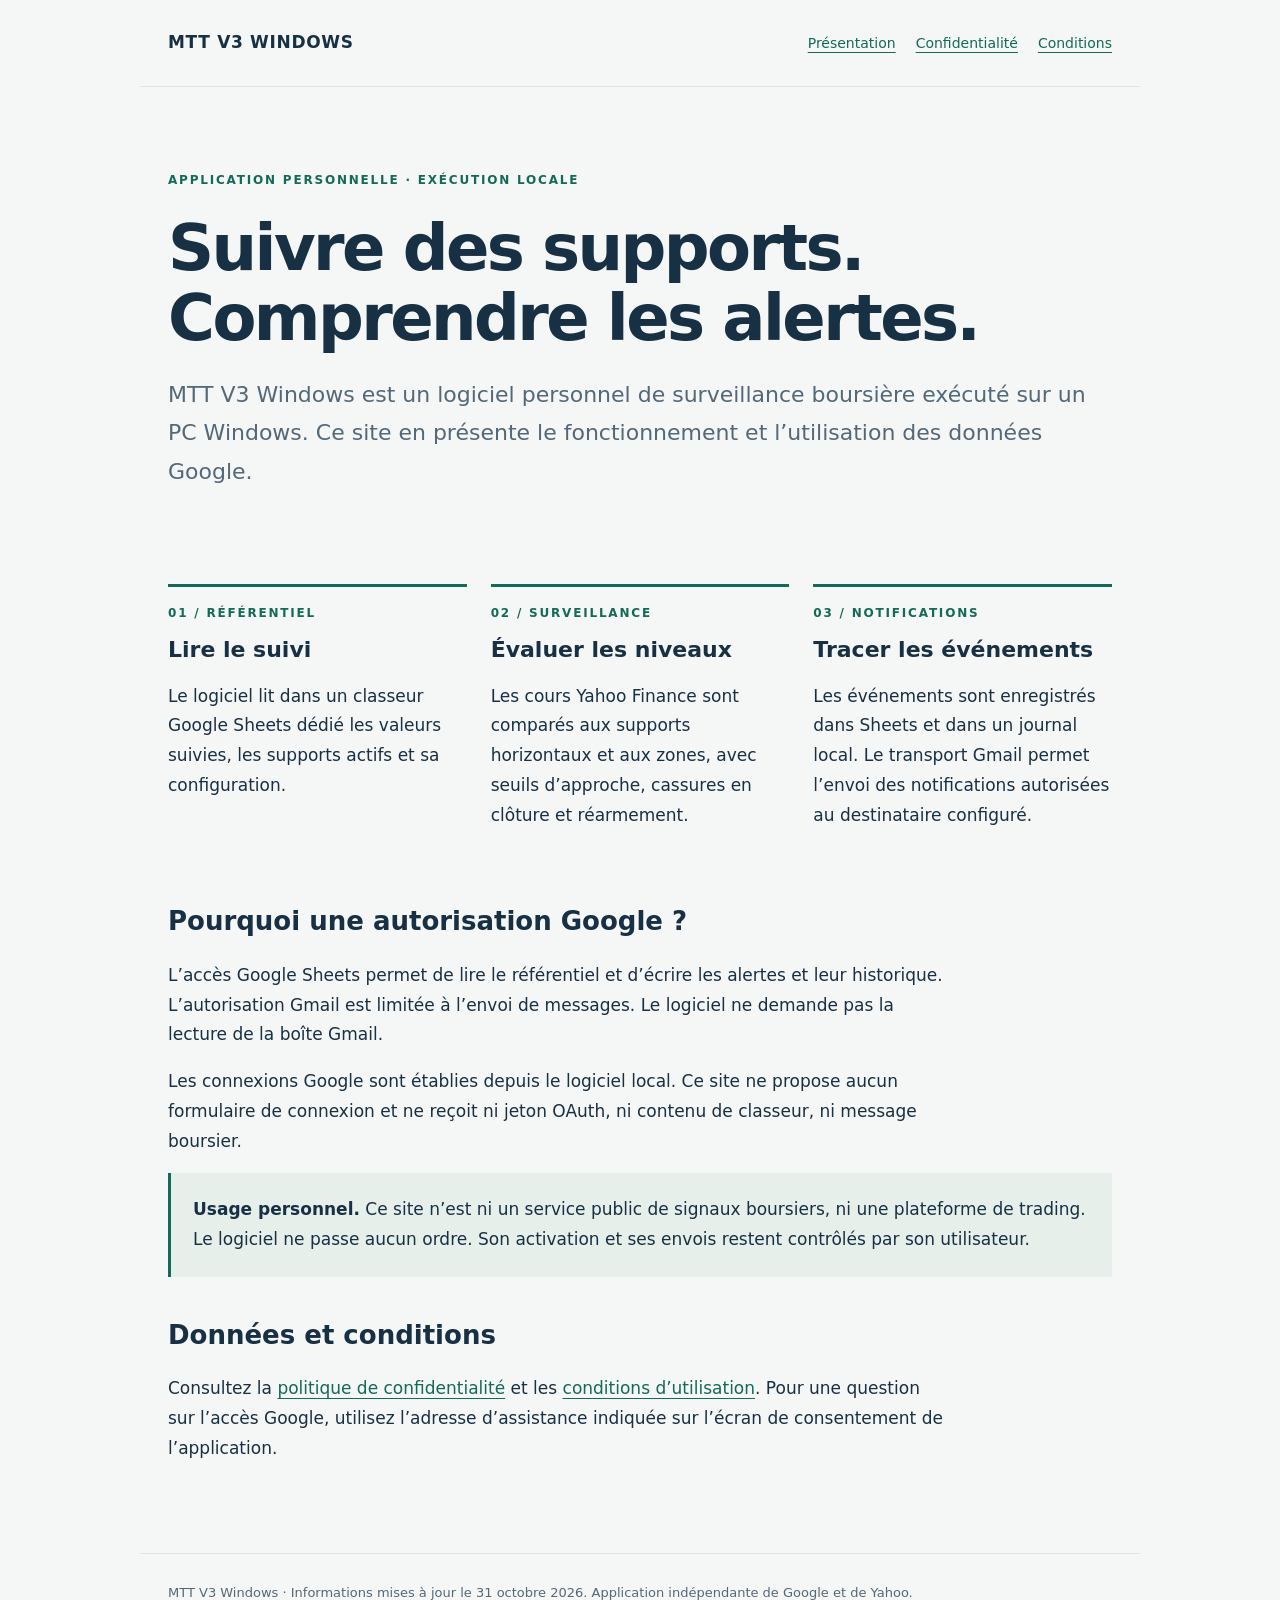
<file: index.html>
<!doctype html><html lang="fr"><head><meta charset="utf-8"><meta name="viewport" content="width=device-width,initial-scale=1"><title>MTT V3 Windows — Surveillance boursière personnelle</title><meta name="description" content="Présentation du logiciel personnel MTT V3 Windows, de son accès à Google Sheets et de ses notifications Gmail."><link rel="stylesheet" href="style.css"></head><body>
<header><a href="index.html">MTT V3 WINDOWS</a><nav aria-label="Navigation principale"><a href="index.html" aria-current="page">Présentation</a><a href="confidentialite.html">Confidentialité</a><a href="conditions.html">Conditions</a></nav></header>
<main><section class="hero"><div class="label">Application personnelle · Exécution locale</div><h1>Suivre des supports.<br>Comprendre les alertes.</h1><p class="lead">MTT V3 Windows est un logiciel personnel de surveillance boursière exécuté sur un PC Windows. Ce site en présente le fonctionnement et l’utilisation des données Google.</p></section>
<div class="flow"><article><div class="label">01 / Référentiel</div><h2>Lire le suivi</h2><p>Le logiciel lit dans un classeur Google Sheets dédié les valeurs suivies, les supports actifs et sa configuration.</p></article><article><div class="label">02 / Surveillance</div><h2>Évaluer les niveaux</h2><p>Les cours Yahoo Finance sont comparés aux supports horizontaux et aux zones, avec seuils d’approche, cassures en clôture et réarmement.</p></article><article><div class="label">03 / Notifications</div><h2>Tracer les événements</h2><p>Les événements sont enregistrés dans Sheets et dans un journal local. Le transport Gmail permet l’envoi des notifications autorisées au destinataire configuré.</p></article></div>
<h2>Pourquoi une autorisation Google ?</h2><p>L’accès Google Sheets permet de lire le référentiel et d’écrire les alertes et leur historique. L’autorisation Gmail est limitée à l’envoi de messages. Le logiciel ne demande pas la lecture de la boîte Gmail.</p><p>Les connexions Google sont établies depuis le logiciel local. Ce site ne propose aucun formulaire de connexion et ne reçoit ni jeton OAuth, ni contenu de classeur, ni message boursier.</p>
<div class="note"><strong>Usage personnel.</strong> Ce site n’est ni un service public de signaux boursiers, ni une plateforme de trading. Le logiciel ne passe aucun ordre. Son activation et ses envois restent contrôlés par son utilisateur.</div>
<h2>Données et conditions</h2><p>Consultez la <a href="confidentialite.html">politique de confidentialité</a> et les <a href="conditions.html">conditions d’utilisation</a>. Pour une question sur l’accès Google, utilisez l’adresse d’assistance indiquée sur l’écran de consentement de l’application.</p>
</main><footer>MTT V3 Windows · Informations mises à jour le 31 octobre 2026. Application indépendante de Google et de Yahoo.</footer></body></html>
</file>
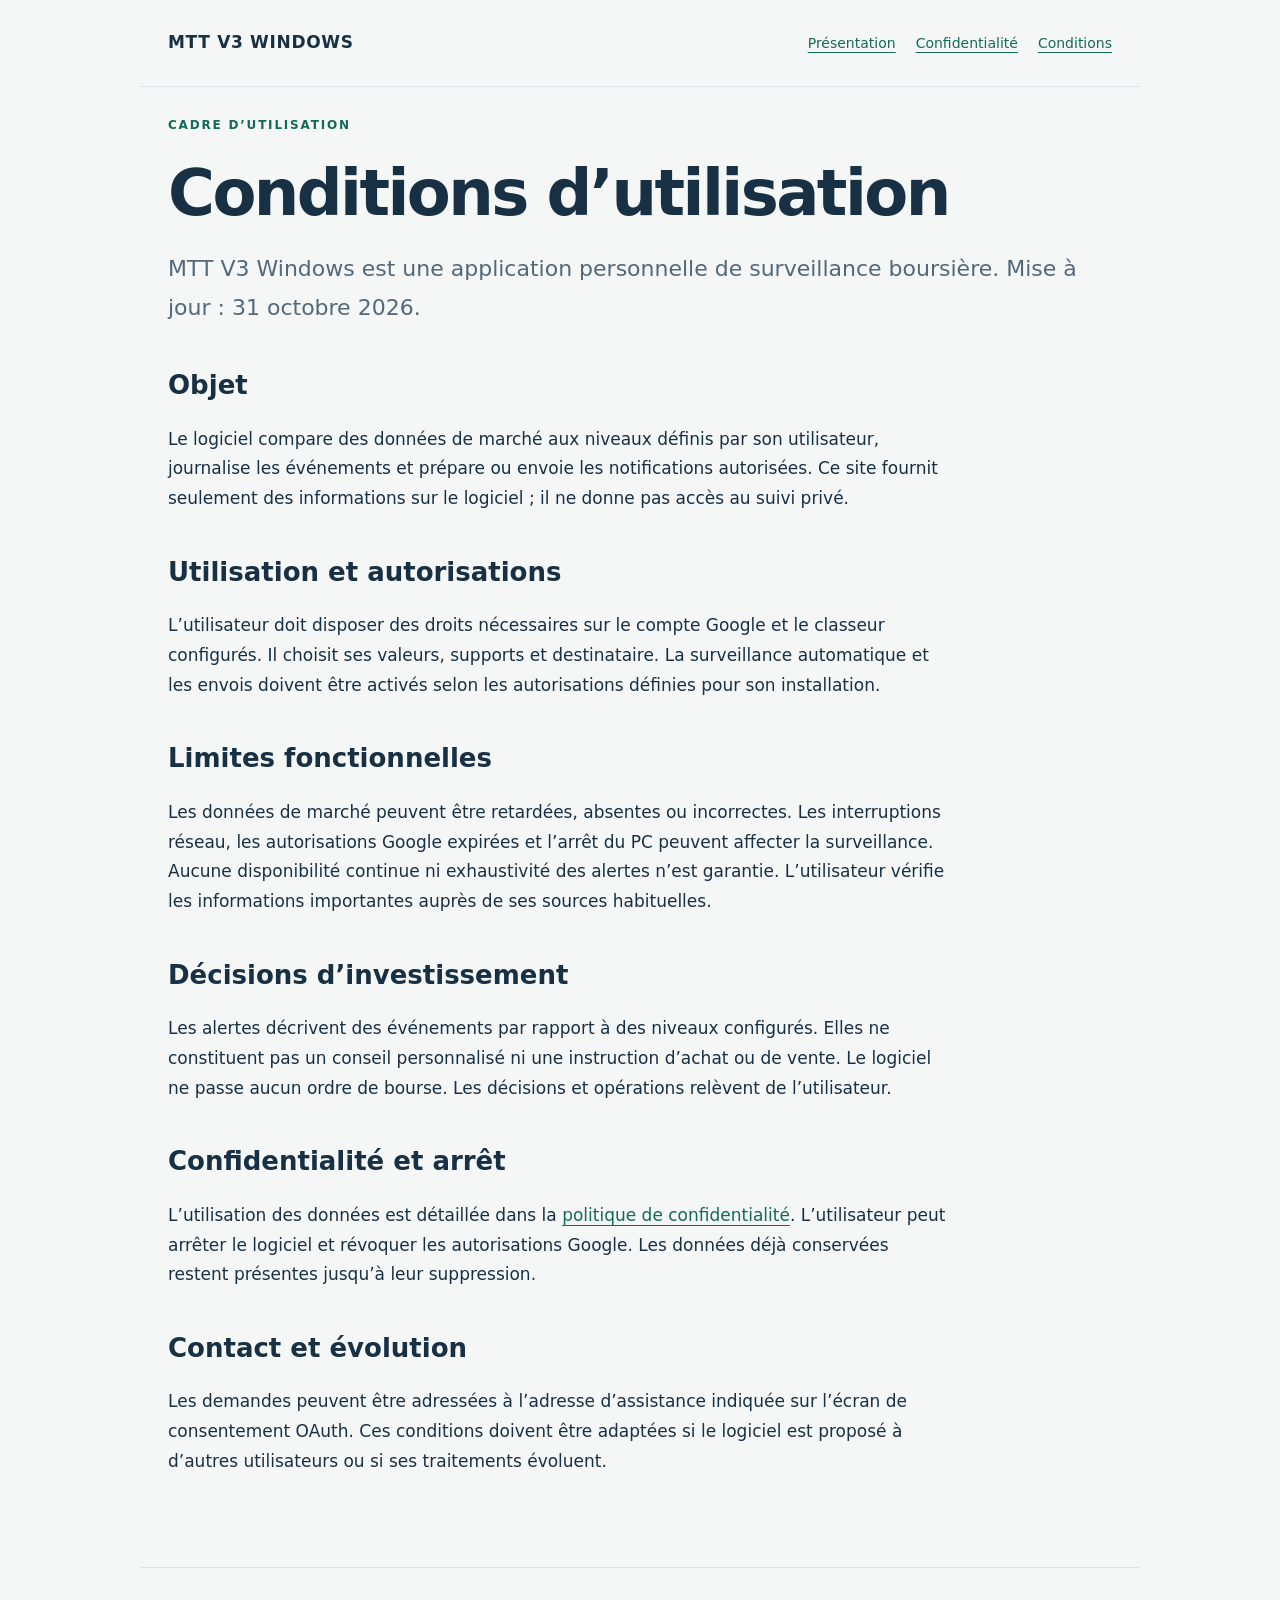
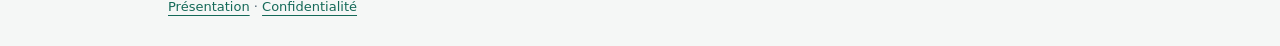
<file: conditions.html>
<!doctype html><html lang="fr"><head><meta charset="utf-8"><meta name="viewport" content="width=device-width,initial-scale=1"><title>Conditions d’utilisation — MTT V3 Windows</title><link rel="stylesheet" href="style.css"></head><body><header><a href="index.html">MTT V3 WINDOWS</a><nav aria-label="Navigation principale"><a href="index.html">Présentation</a><a href="confidentialite.html">Confidentialité</a><a href="conditions.html" aria-current="page">Conditions</a></nav></header><main><div class="label">Cadre d’utilisation</div><h1>Conditions d’utilisation</h1><p class="lead">MTT V3 Windows est une application personnelle de surveillance boursière. Mise à jour : 31 octobre 2026.</p><h2>Objet</h2><p>Le logiciel compare des données de marché aux niveaux définis par son utilisateur, journalise les événements et prépare ou envoie les notifications autorisées. Ce site fournit seulement des informations sur le logiciel ; il ne donne pas accès au suivi privé.</p><h2>Utilisation et autorisations</h2><p>L’utilisateur doit disposer des droits nécessaires sur le compte Google et le classeur configurés. Il choisit ses valeurs, supports et destinataire. La surveillance automatique et les envois doivent être activés selon les autorisations définies pour son installation.</p><h2>Limites fonctionnelles</h2><p>Les données de marché peuvent être retardées, absentes ou incorrectes. Les interruptions réseau, les autorisations Google expirées et l’arrêt du PC peuvent affecter la surveillance. Aucune disponibilité continue ni exhaustivité des alertes n’est garantie. L’utilisateur vérifie les informations importantes auprès de ses sources habituelles.</p><h2>Décisions d’investissement</h2><p>Les alertes décrivent des événements par rapport à des niveaux configurés. Elles ne constituent pas un conseil personnalisé ni une instruction d’achat ou de vente. Le logiciel ne passe aucun ordre de bourse. Les décisions et opérations relèvent de l’utilisateur.</p><h2>Confidentialité et arrêt</h2><p>L’utilisation des données est détaillée dans la <a href="confidentialite.html">politique de confidentialité</a>. L’utilisateur peut arrêter le logiciel et révoquer les autorisations Google. Les données déjà conservées restent présentes jusqu’à leur suppression.</p><h2>Contact et évolution</h2><p>Les demandes peuvent être adressées à l’adresse d’assistance indiquée sur l’écran de consentement OAuth. Ces conditions doivent être adaptées si le logiciel est proposé à d’autres utilisateurs ou si ses traitements évoluent.</p></main><footer><a href="index.html">Présentation</a> · <a href="confidentialite.html">Confidentialité</a></footer></body></html>
</file>
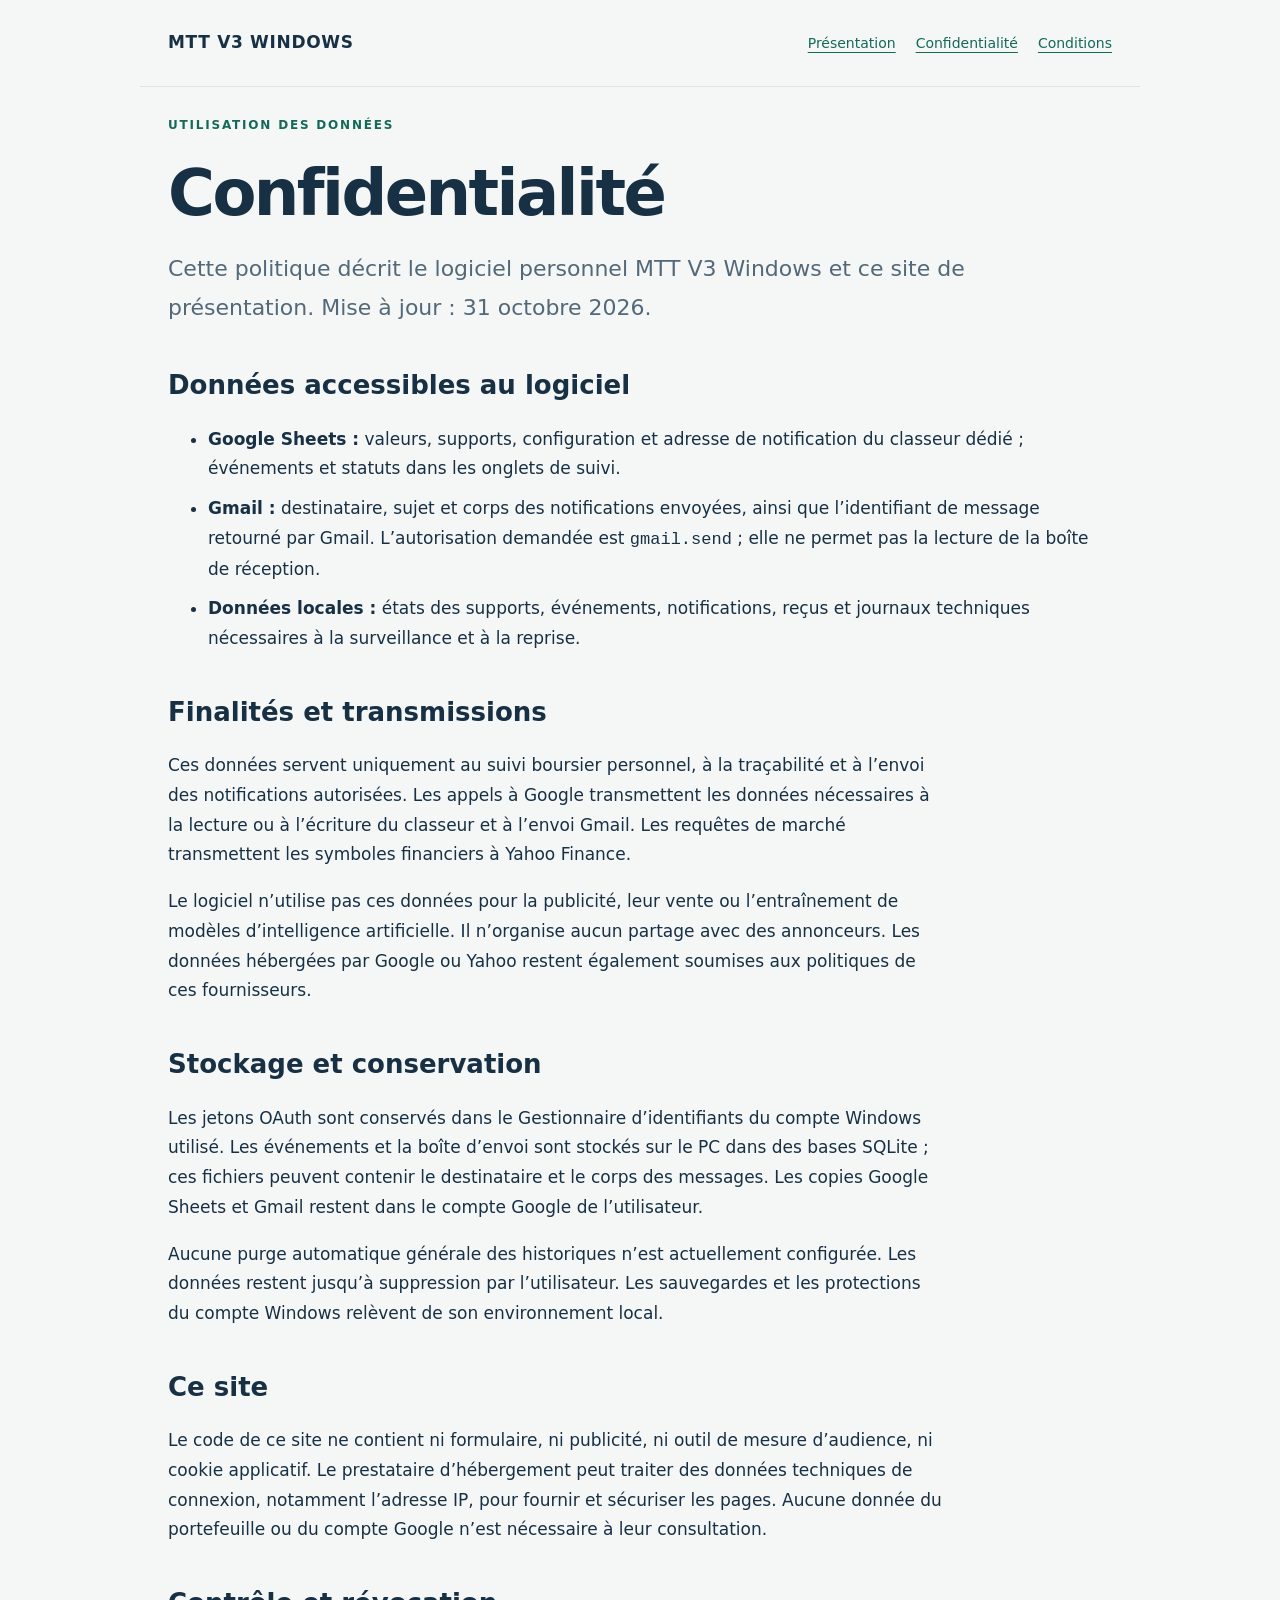
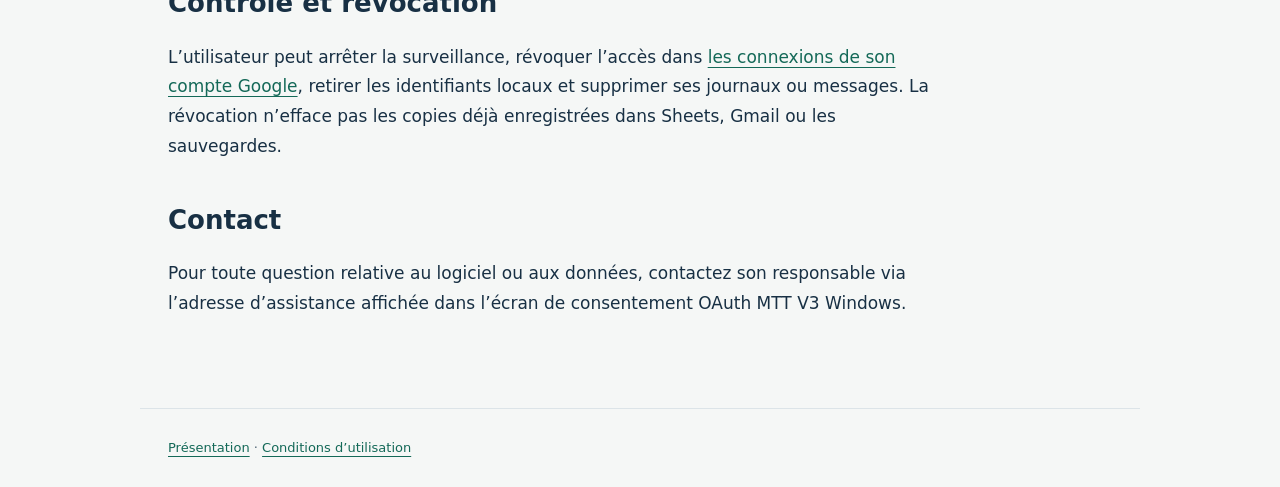
<file: confidentialite.html>
<!doctype html><html lang="fr"><head><meta charset="utf-8"><meta name="viewport" content="width=device-width,initial-scale=1"><title>Confidentialité — MTT V3 Windows</title><link rel="stylesheet" href="style.css"></head><body><header><a href="index.html">MTT V3 WINDOWS</a><nav aria-label="Navigation principale"><a href="index.html">Présentation</a><a href="confidentialite.html" aria-current="page">Confidentialité</a><a href="conditions.html">Conditions</a></nav></header><main><div class="label">Utilisation des données</div><h1>Confidentialité</h1><p class="lead">Cette politique décrit le logiciel personnel MTT V3 Windows et ce site de présentation. Mise à jour : 31 octobre 2026.</p>
<h2>Données accessibles au logiciel</h2><ul><li><strong>Google Sheets :</strong> valeurs, supports, configuration et adresse de notification du classeur dédié ; événements et statuts dans les onglets de suivi.</li><li><strong>Gmail :</strong> destinataire, sujet et corps des notifications envoyées, ainsi que l’identifiant de message retourné par Gmail. L’autorisation demandée est <code>gmail.send</code> ; elle ne permet pas la lecture de la boîte de réception.</li><li><strong>Données locales :</strong> états des supports, événements, notifications, reçus et journaux techniques nécessaires à la surveillance et à la reprise.</li></ul>
<h2>Finalités et transmissions</h2><p>Ces données servent uniquement au suivi boursier personnel, à la traçabilité et à l’envoi des notifications autorisées. Les appels à Google transmettent les données nécessaires à la lecture ou à l’écriture du classeur et à l’envoi Gmail. Les requêtes de marché transmettent les symboles financiers à Yahoo Finance.</p><p>Le logiciel n’utilise pas ces données pour la publicité, leur vente ou l’entraînement de modèles d’intelligence artificielle. Il n’organise aucun partage avec des annonceurs. Les données hébergées par Google ou Yahoo restent également soumises aux politiques de ces fournisseurs.</p>
<h2>Stockage et conservation</h2><p>Les jetons OAuth sont conservés dans le Gestionnaire d’identifiants du compte Windows utilisé. Les événements et la boîte d’envoi sont stockés sur le PC dans des bases SQLite ; ces fichiers peuvent contenir le destinataire et le corps des messages. Les copies Google Sheets et Gmail restent dans le compte Google de l’utilisateur.</p><p>Aucune purge automatique générale des historiques n’est actuellement configurée. Les données restent jusqu’à suppression par l’utilisateur. Les sauvegardes et les protections du compte Windows relèvent de son environnement local.</p>
<h2>Ce site</h2><p>Le code de ce site ne contient ni formulaire, ni publicité, ni outil de mesure d’audience, ni cookie applicatif. Le prestataire d’hébergement peut traiter des données techniques de connexion, notamment l’adresse IP, pour fournir et sécuriser les pages. Aucune donnée du portefeuille ou du compte Google n’est nécessaire à leur consultation.</p>
<h2>Contrôle et révocation</h2><p>L’utilisateur peut arrêter la surveillance, révoquer l’accès dans <a href="https://myaccount.google.com/connections">les connexions de son compte Google</a>, retirer les identifiants locaux et supprimer ses journaux ou messages. La révocation n’efface pas les copies déjà enregistrées dans Sheets, Gmail ou les sauvegardes.</p><h2>Contact</h2><p>Pour toute question relative au logiciel ou aux données, contactez son responsable via l’adresse d’assistance affichée dans l’écran de consentement OAuth MTT V3 Windows.</p></main><footer><a href="index.html">Présentation</a> · <a href="conditions.html">Conditions d’utilisation</a></footer></body></html>
</file>
<file: style.css>
:root{color-scheme:light;--ink:#183044;--muted:#536878;--line:#dce4e8;--paper:#f5f7f6;--accent:#146958}*{box-sizing:border-box}body{margin:0;background:var(--paper);color:var(--ink);font:17px/1.75 system-ui,sans-serif}a{color:var(--accent);text-underline-offset:4px}header,main,footer{max-width:1000px;margin:auto;padding:28px}header{display:flex;justify-content:space-between;align-items:center;border-bottom:1px solid var(--line);gap:24px;flex-wrap:wrap}header>a{font-weight:750;letter-spacing:.04em;color:var(--ink);text-decoration:none}nav{display:flex;gap:20px;flex-wrap:wrap;font-size:14px}h1{font-size:clamp(36px,6vw,64px);line-height:1.1;letter-spacing:-.04em;margin:22px 0}h2{font-size:26px;line-height:1.3;margin-top:42px}p{max-width:72ch}.label{text-transform:uppercase;letter-spacing:.15em;font-size:12px;font-weight:700;color:var(--accent)}.hero{padding:55px 0 35px}.lead{font-size:22px;color:var(--muted)}.flow{display:grid;grid-template-columns:repeat(3,1fr);gap:24px;margin:36px 0}.flow article{border-top:3px solid var(--accent);padding:16px 0}.flow h2{margin:12px 0;font-size:22px}.note{padding:22px;background:#e7efeb;border-left:3px solid var(--accent)}footer{border-top:1px solid var(--line);font-size:13px;color:var(--muted);margin-top:45px}li{margin:10px 0}@media(max-width:650px){header,main,footer{padding:22px}.flow{grid-template-columns:1fr}.hero{padding-top:30px}nav{gap:12px}.lead{font-size:19px}}
</file>
